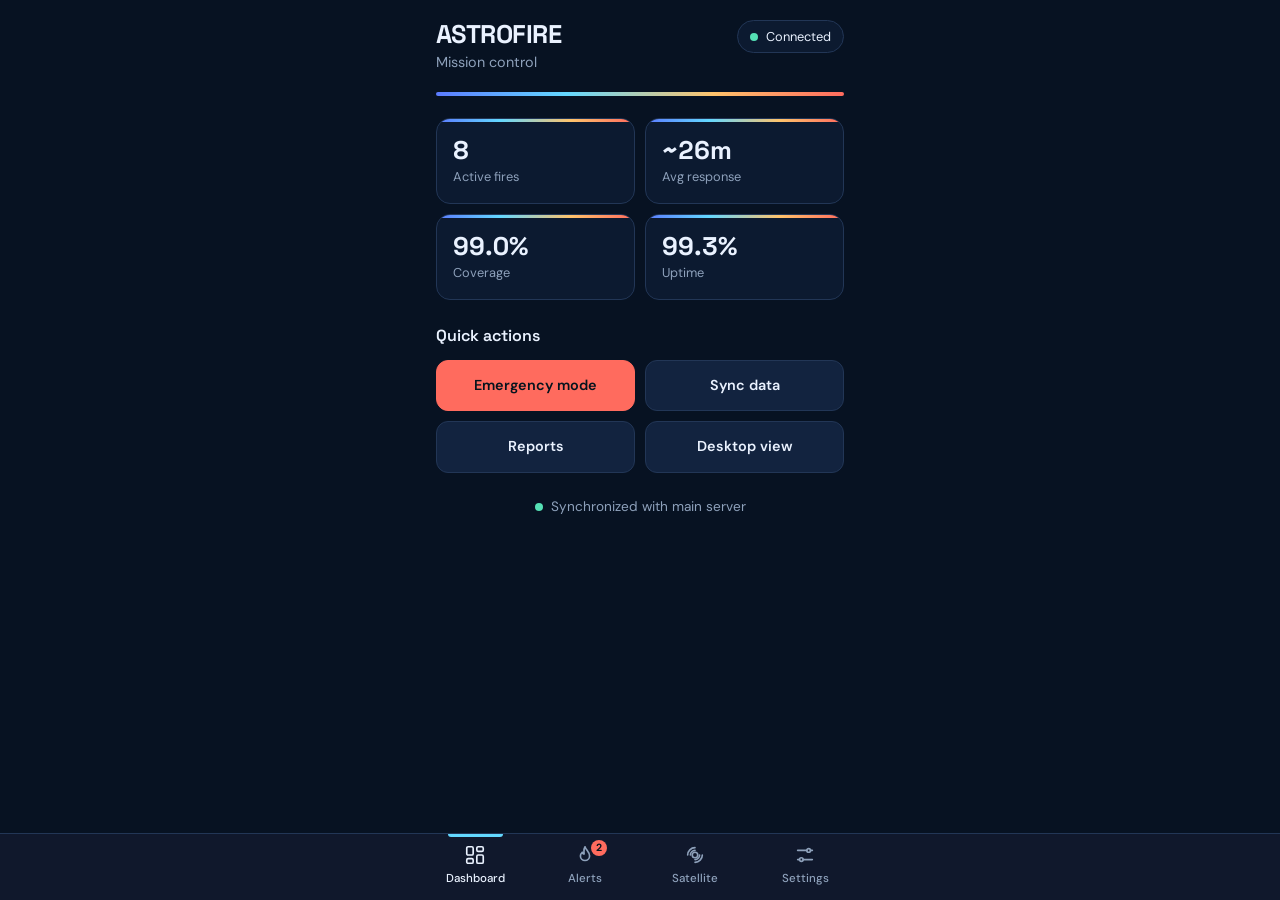
<file: mobile.html>
<!DOCTYPE html>
<html lang="en">
<head>
<meta charset="UTF-8">
<meta name="viewport" content="width=device-width, initial-scale=1.0, viewport-fit=cover">
<title>ASTROFIRE Mobile - Mission Control</title>
<link rel="preconnect" href="https://fonts.googleapis.com">
<link rel="preconnect" href="https://fonts.gstatic.com" crossorigin>
<link href="https://fonts.googleapis.com/css2?family=DM+Sans:wght@400;500;600;700&family=Space+Grotesk:wght@500;600;700&display=swap" rel="stylesheet">
<style>
:root {
  --bg: #071222;
  --surface: #0c1a30;
  --surface-2: #12233f;
  --line: #223656;
  --text: #eaf2ff;
  --muted: #8ea1bb;
  --cold: #5b7bff;
  --warm: #55e0b5;
  --fire: #63d8ff; --red: #ff6b5e;
  --hot: #ff9a62;
  --ok: #55e0b5;
  --thermal: linear-gradient(90deg, #5b7bff, #63d8ff 32%, #ffc36b 68%, #ff6b5e);
  --font: 'DM Sans', 'Segoe UI', system-ui, -apple-system, sans-serif;
}
* { margin: 0; padding: 0; box-sizing: border-box; -webkit-tap-highlight-color: transparent; }
body { font-family: var(--font); background: var(--bg); color: var(--text); line-height: 1.5; min-height: 100vh; }
:focus-visible { outline: 2px solid var(--hot); outline-offset: 2px; }

.app { max-width: 440px; margin: 0 auto; min-height: 100vh; padding: calc(env(safe-area-inset-top, 0px) + 20px) 16px calc(env(safe-area-inset-bottom, 0px) + 96px); }

/* Header */
.app-header h1 { font-size: 1.6rem; font-weight: 700; letter-spacing: -0.02em; line-height: 1.1; }
.app-header p { color: var(--muted); font-size: .9rem; margin-top: 4px; }
.header-row { display: flex; justify-content: space-between; align-items: flex-start; gap: 12px; }
.status-indicator { display: inline-flex; align-items: center; gap: 8px; background: var(--surface); border: 1px solid var(--line); padding: 6px 12px; border-radius: 999px; font-size: .8rem; white-space: nowrap; }
.status-dot, .sync-dot { width: 8px; height: 8px; background: var(--ok); border-radius: 50%; animation: pulse 2s ease-in-out infinite; }
@keyframes pulse { 50% { opacity: .35; } }
.thermal-bar { height: 4px; border-radius: 2px; background: var(--thermal); margin: 18px 0 22px; }

h3, h4 { font-size: 1rem; font-weight: 600; }
.section { display: none; }
.section.active { display: block; animation: enter .25s ease-out; }
@keyframes enter { from { opacity: 0; transform: translateY(8px); } to { opacity: 1; transform: none; } }

/* Metrics */
.metrics-grid { display: grid; grid-template-columns: repeat(2, 1fr); gap: 10px; margin-bottom: 24px; }
.metric-card { background: var(--surface); border: 1px solid var(--line); border-radius: 14px; padding: 16px; position: relative; overflow: hidden; }
.metric-card::before { content: ""; position: absolute; left: 0; top: 0; right: 0; height: 3px; background: var(--thermal); }
.metric-value { font-size: 1.6rem; font-weight: 700; font-variant-numeric: tabular-nums; line-height: 1.2; }
.metric-label { color: var(--muted); font-size: .8rem; margin-top: 2px; }

/* Quick actions */
.quick-actions h3 { margin-bottom: 12px; }
.action-buttons { display: grid; grid-template-columns: repeat(2, 1fr); gap: 10px; }
.action-btn { font: inherit; font-weight: 600; font-size: .9rem; color: var(--text); background: var(--surface-2); border: 1px solid var(--line); border-radius: 12px; padding: 14px 10px; min-height: 48px; cursor: pointer; transition: border-color .2s, background .2s; }
.action-btn:active { background: var(--surface); }
.action-btn:hover { border-color: var(--muted); }
.action-btn.danger { background: var(--red); border-color: var(--red); color: #04131d; }

/* Alerts */
.alerts-header { display: flex; justify-content: space-between; align-items: center; margin-bottom: 14px; }
.alert-count { background: var(--red); color: #04131d; padding: 2px 10px; border-radius: 999px; font-size: .8rem; font-weight: 700; }
.alert-item { background: var(--surface); border: 1px solid var(--line); border-left: 4px solid var(--warm); border-radius: 12px; padding: 14px 16px; margin-bottom: 10px; }
.alert-item.active { border-left-color: var(--red); }
.alert-title { font-weight: 600; margin-bottom: 4px; }
.alert-details { color: var(--muted); font-size: .85rem; }
.alert-details strong { color: var(--text); font-weight: 500; }

/* Satellite health */
.health { display: flex; align-items: center; gap: 10px; background: var(--surface); border: 1px solid var(--line); border-radius: 12px; padding: 14px 16px; margin-top: 10px; }
.health .dot { width: 8px; height: 8px; background: var(--ok); border-radius: 50%; }

/* Settings */
.settings-group { background: var(--surface); border: 1px solid var(--line); border-radius: 14px; margin-bottom: 16px; overflow: hidden; }
.settings-group h4 { padding: 14px 16px 6px; color: var(--muted); font-weight: 500; font-size: .85rem; }
.setting-item { display: flex; justify-content: space-between; align-items: center; padding: 14px 16px; min-height: 52px; border-top: 1px solid var(--line); cursor: pointer; }
.setting-item input { appearance: none; -webkit-appearance: none; flex: none; width: 44px; height: 26px; border-radius: 13px; background: var(--line); position: relative; cursor: pointer; transition: background .2s; }
.setting-item input::after { content: ""; position: absolute; top: 3px; left: 3px; width: 20px; height: 20px; border-radius: 50%; background: var(--text); transition: transform .2s; }
.setting-item input:checked { background: var(--fire); }
.setting-item input:checked::after { transform: translateX(18px); background: #04131d; }

.connection-status { margin-top: 24px; text-align: center; color: var(--muted); font-size: .85rem; }
.sync-indicator { display: inline-flex; align-items: center; gap: 8px; }

/* Bottom tab bar */
.tabbar { position: fixed; left: 0; right: 0; bottom: 0; z-index: 20; background: rgba(17, 26, 46, .95); backdrop-filter: blur(12px); border-top: 1px solid var(--line); padding-bottom: env(safe-area-inset-bottom, 0px); }
.tabbar-inner { max-width: 440px; margin: 0 auto; display: grid; grid-template-columns: repeat(4, 1fr); }
.tab { font: inherit; font-size: .72rem; font-weight: 500; color: var(--muted); background: none; border: 0; padding: 10px 4px 9px; display: flex; flex-direction: column; align-items: center; gap: 4px; cursor: pointer; position: relative; min-height: 56px; }
.tab svg { width: 22px; height: 22px; fill: none; stroke: currentColor; stroke-width: 1.8; stroke-linecap: round; stroke-linejoin: round; }
.tab[aria-selected="true"] { color: var(--text); }
.tab[aria-selected="true"]::before { content: ""; position: absolute; top: 0; left: 25%; right: 25%; height: 3px; border-radius: 0 0 3px 3px; background: var(--fire); }
.tab .badge { position: absolute; top: 6px; left: calc(50% + 6px); background: var(--red); color: #04131d; font-size: .65rem; font-weight: 700; min-width: 16px; height: 16px; border-radius: 8px; display: grid; place-items: center; padding: 0 4px; }

@media (prefers-reduced-motion: reduce) { *, *::before, *::after { animation: none !important; transition: none !important; } }
h1, h2, h3, .step-title, .metric-value, .project-name { font-family: "Space Grotesk", var(--font); }
</style>
</head>
<body>
<div class="app">
  <header class="app-header">
    <div class="header-row">
      <div>
        <h1>ASTROFIRE</h1>
        <p>Mission control</p>
      </div>
      <div class="status-indicator"><div class="status-dot"></div><span>Connected</span></div>
    </div>
    <div class="thermal-bar" aria-hidden="true"></div>
  </header>

  <!-- Dashboard -->
  <main>
  <section id="dashboard-section" class="section active">
    <div class="metrics-grid">
      <div class="metric-card"><div class="metric-value" id="mobile-fires">0</div><div class="metric-label">Active fires</div></div>
      <div class="metric-card"><div class="metric-value" id="mobile-response">~25m</div><div class="metric-label">Avg response</div></div>
      <div class="metric-card"><div class="metric-value" id="mobile-coverage">94.7%</div><div class="metric-label">Coverage</div></div>
      <div class="metric-card"><div class="metric-value" id="mobile-uptime">99.9%</div><div class="metric-label">Uptime</div></div>
    </div>
    <div class="quick-actions">
      <h3>Quick actions</h3>
      <div class="action-buttons">
        <button class="action-btn danger" onclick="emergencyMode()">Emergency mode</button>
        <button class="action-btn" onclick="syncData()">Sync data</button>
        <button class="action-btn" onclick="viewReports()">Reports</button>
        <button class="action-btn" onclick="openDesktop()">Desktop view</button>
      </div>
    </div>
  </section>

  <!-- Alerts -->
  <section id="alerts-section" class="section">
    <div class="alerts-header">
      <h3>Active alerts</h3>
      <div class="alert-count" id="alert-count">2</div>
    </div>
    <div class="alert-item active">
      <div class="alert-title">Wildfire detected</div>
      <div class="alert-details">California, USA<br><strong>Confidence 89%</strong> · 42°C · 2 minutes ago</div>
    </div>
    <div class="alert-item">
      <div class="alert-title">Heat anomaly</div>
      <div class="alert-details">British Columbia, Canada<br><strong>Confidence 76%</strong> · 38°C · 15 minutes ago</div>
    </div>
  </section>

  <!-- Satellite -->
  <section id="satellite-section" class="section">
    <div class="metrics-grid">
      <div class="metric-card"><div class="metric-value">LEO</div><div class="metric-label">Orbit type</div></div>
      <div class="metric-card"><div class="metric-value">512 km</div><div class="metric-label">Altitude</div></div>
      <div class="metric-card"><div class="metric-value">7.5 km/s</div><div class="metric-label">Velocity</div></div>
      <div class="metric-card"><div class="metric-value">97.3°</div><div class="metric-label">Inclination</div></div>
    </div>
    <h4>Satellite health</h4>
    <div class="health"><div class="dot"></div><span>All systems operational</span></div>
  </section>

  <!-- Settings -->
  <section id="settings-section" class="section">
    <div class="settings-group">
      <h4>Notifications</h4>
      <label class="setting-item"><span>Push notifications</span><input type="checkbox" checked></label>
      <label class="setting-item"><span>Emergency alerts</span><input type="checkbox" checked></label>
    </div>
    <div class="settings-group">
      <h4>Data sync</h4>
      <label class="setting-item"><span>Auto-sync data</span><input type="checkbox" checked></label>
      <label class="setting-item"><span>Offline mode</span><input type="checkbox"></label>
    </div>
  </section>
  </main>

  <div class="connection-status">
    <div class="sync-indicator"><div class="sync-dot"></div><span>Synchronized with main server</span></div>
  </div>
</div>

<nav class="tabbar" role="tablist" aria-label="Main sections">
  <div class="tabbar-inner">
    <button class="tab" role="tab" data-section="dashboard" aria-selected="true" onclick="showSection('dashboard')">
      <svg viewBox="0 0 24 24"><rect x="3" y="3" width="7" height="9" rx="1.5"/><rect x="14" y="3" width="7" height="5" rx="1.5"/><rect x="14" y="12" width="7" height="9" rx="1.5"/><rect x="3" y="16" width="7" height="5" rx="1.5"/></svg>Dashboard
    </button>
    <button class="tab" role="tab" data-section="alerts" aria-selected="false" onclick="showSection('alerts')">
      <svg viewBox="0 0 24 24"><path d="M12 3c1 3.5 5 5.5 5 10a5 5 0 0 1-10 0c0-2 1-3 2-4 .3 1.200 1 2 2 2 0-3-1-5 1-8z"/></svg>Alerts<span class="badge" id="tab-badge">2</span>
    </button>
    <button class="tab" role="tab" data-section="satellite" aria-selected="false" onclick="showSection('satellite')">
      <svg viewBox="0 0 24 24"><circle cx="12" cy="12" r="3"/><path d="M4 12a8 8 0 0 1 8-8M20 12a8 8 0 0 1-8 8M7 12a5 5 0 0 1 5-5M17 12a5 5 0 0 1-5 5"/></svg>Satellite
    </button>
    <button class="tab" role="tab" data-section="settings" aria-selected="false" onclick="showSection('settings')">
      <svg viewBox="0 0 24 24"><path d="M4 7h10M18 7h2M4 17h2M10 17h10"/><circle cx="16" cy="7" r="2"/><circle cx="8" cy="17" r="2"/></svg>Settings
    </button>
  </div>
</nav>

<script>
function showSection(name) {
  document.querySelectorAll('.section').forEach(s => s.classList.remove('active'));
  const target = document.getElementById(name + '-section');
  if (target) target.classList.add('active');
  document.querySelectorAll('.tab').forEach(t => t.setAttribute('aria-selected', String(t.dataset.section === name)));
  window.scrollTo({ top: 0 });
}
function emergencyMode() { alert('Emergency mode activated. All response teams notified.'); }
function syncData() { alert('Data synchronization in progress...'); }
function viewReports() { alert('Opening reports dashboard...'); }
function openDesktop() { window.open('index.html', '_blank'); }

function updateMobileData() {
  document.getElementById('mobile-fires').textContent = Math.floor(Math.random() * 10);
  document.getElementById('mobile-response').textContent = '~' + (20 + Math.floor(Math.random() * 15)) + 'm';
  document.getElementById('mobile-coverage').textContent = (90 + Math.random() * 10).toFixed(1) + '%';
  document.getElementById('mobile-uptime').textContent = (99 + Math.random() * 0.9).toFixed(1) + '%';
}
setInterval(updateMobileData, 30000);
updateMobileData();
</script>
</body>
</html>
</file>
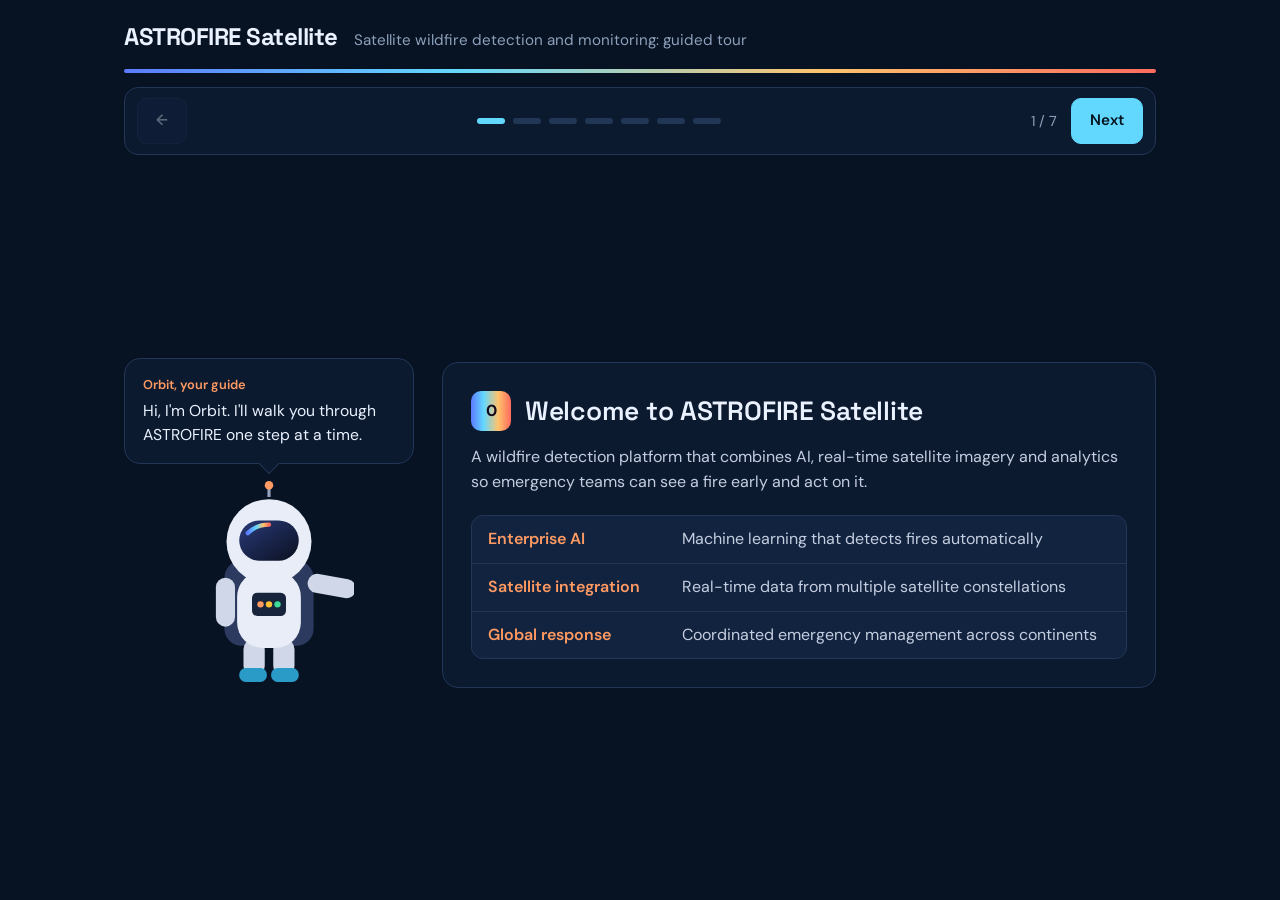
<file: tutorial.html>
<!DOCTYPE html>
<html lang="en">
<head>
<meta charset="UTF-8">
<meta name="viewport" content="width=device-width, initial-scale=1.0, viewport-fit=cover">
<title>ASTROFIRE Satellite - Interactive Tutorial</title>
<link rel="preconnect" href="https://fonts.googleapis.com">
<link rel="preconnect" href="https://fonts.gstatic.com" crossorigin>
<link href="https://fonts.googleapis.com/css2?family=DM+Sans:wght@400;500;600;700&family=Space+Grotesk:wght@500;600;700&display=swap" rel="stylesheet">
<style>
:root {
  --bg: #071222; --surface: #0c1a30; --surface-2: #12233f; --line: #223656;
  --text: #eaf2ff; --muted: #8ea1bb;
  --cold: #5b7bff; --warm: #55e0b5; --fire: #63d8ff; --red: #ff6b5e; --hot: #ff9a62;
  --thermal: linear-gradient(90deg, #5b7bff, #63d8ff 32%, #ffc36b 68%, #ff6b5e);
  --font: 'DM Sans', 'Segoe UI', system-ui, -apple-system, sans-serif;
}
* { margin: 0; padding: 0; box-sizing: border-box; }
html, body { height: 100%; overflow: hidden; overscroll-behavior: none; }
body { font-family: var(--font); background: var(--bg); color: var(--text); line-height: 1.55; }
:focus-visible { outline: 2px solid var(--hot); outline-offset: 3px; }

/* One locked screen: the page never scrolls */
.wrap { height: 100dvh; max-width: 1080px; margin: 0 auto; padding: calc(env(safe-area-inset-top, 0px) + 18px) 24px calc(env(safe-area-inset-bottom, 0px) + 18px); display: flex; flex-direction: column; gap: 14px; }

.hero { display: flex; align-items: baseline; gap: 16px; flex-wrap: wrap; }
.hero h1 { font-size: 1.5rem; font-weight: 700; letter-spacing: -0.02em; }
.hero p { color: var(--muted); font-size: .95rem; }
.thermal-bar { height: 4px; border-radius: 2px; background: var(--thermal); }

.tutorial-navigation { display: flex; align-items: center; gap: 14px; background: var(--surface); border: 1px solid var(--line); border-radius: 14px; padding: 10px 12px; }
.nav-button { font: inherit; font-weight: 600; font-size: .95rem; color: var(--text); background: var(--surface-2); border: 1px solid var(--line); border-radius: 10px; padding: 10px 18px; cursor: pointer; transition: background .2s, border-color .2s; }
.nav-button:hover:not(:disabled) { border-color: var(--muted); }
.nav-button:disabled { opacity: .35; cursor: not-allowed; }
.nav-button.primary { background: var(--fire); border-color: var(--fire); color: #04131d; }
.nav-button.primary:hover { background: #8be4ff; border-color: #8be4ff; }
.step-indicator { display: flex; gap: 8px; flex: 1; justify-content: center; }
.step-dot { width: 28px; height: 6px; border-radius: 3px; background: var(--line); transition: background .25s; }
.step-dot.done { background: var(--warm); }
.step-dot.active { background: var(--fire); }
.step-counter { color: var(--muted); font-size: .9rem; font-variant-numeric: tabular-nums; min-width: 3.2em; text-align: right; }

/* Stage: astronaut + card */
.tutorial-content { flex: 1; min-height: 0; display: grid; grid-template-columns: 290px 1fr; gap: 28px; align-items: center; }
.guide { display: flex; flex-direction: column; align-items: center; gap: 16px; }
.bubble { position: relative; background: var(--surface); border: 1px solid var(--line); border-radius: 16px; padding: 16px 18px; font-size: .98rem; width: 100%; }
.bubble::after { content: ""; position: absolute; left: 50%; bottom: -8px; width: 14px; height: 14px; background: var(--surface); border-right: 1px solid var(--line); border-bottom: 1px solid var(--line); transform: translateX(-50%) rotate(45deg); }
.bubble .who { display: block; font-size: .8rem; color: var(--hot); font-weight: 600; margin-bottom: 4px; }
.bubble.swap { animation: enter .35s ease-out; }
.astronaut { width: 170px; height: auto; animation: float 5s ease-in-out infinite; }
@keyframes float { 50% { transform: translateY(-8px); } }
@keyframes enter { from { opacity: 0; transform: translateY(8px); } to { opacity: 1; transform: none; } }
.arm-r { transform-box: fill-box; transform-origin: 50% 10%; transition: transform .5s ease; transform: rotate(-80deg); }
.astronaut[data-pose="wave"] .arm-r { animation: wave 1.1s ease-in-out infinite; }
@keyframes wave { 0%, 100% { transform: rotate(-135deg); } 50% { transform: rotate(-165deg); } }

.steps-col { max-height: 100%; overflow-y: auto; overscroll-behavior: contain; scrollbar-width: thin; }
.tutorial-step { display: none; background: var(--surface); border: 1px solid var(--line); border-radius: 16px; padding: 28px; }
.tutorial-step.active { display: block; animation: enter .35s ease-out; }
.step-header { display: flex; align-items: center; gap: 14px; margin-bottom: 14px; }
.step-number { flex: none; width: 40px; height: 40px; border-radius: 10px; display: grid; place-items: center; font-weight: 700; background: var(--thermal); color: #14091a; }
.step-title { font-size: clamp(1.25rem, 3vw, 1.65rem); font-weight: 600; line-height: 1.2; letter-spacing: -0.01em; }
.step-description { color: #c5cee0; max-width: 64ch; margin-bottom: 20px; }
.feature-list { list-style: none; display: grid; gap: 1px; background: var(--line); border: 1px solid var(--line); border-radius: 12px; overflow: hidden; }
.feature-list li { background: var(--surface-2); padding: 11px 16px; display: grid; grid-template-columns: 180px 1fr; gap: 14px; align-items: baseline; }
.feature-name { font-weight: 600; color: var(--hot); }
.feature-list li span:last-child { color: #c5cee0; }
.metrics-showcase { display: grid; grid-template-columns: repeat(auto-fit, minmax(150px, 1fr)); gap: 10px; margin-bottom: 18px; }
.metric-card { background: var(--bg); border: 1px solid var(--line); border-radius: 12px; padding: 14px 16px; position: relative; overflow: hidden; }
.metric-card::before { content: ""; position: absolute; left: 0; top: 0; right: 0; height: 3px; background: var(--thermal); }
.metric-value { font-size: 1.7rem; font-weight: 700; font-variant-numeric: tabular-nums; }
.metric-label { color: var(--muted); font-size: .82rem; }

@media (max-width: 760px) {
  .wrap { padding-left: 14px; padding-right: 14px; gap: 10px; }
  .hero p { display: none; }
  .tutorial-content { grid-template-columns: 1fr; grid-template-rows: auto minmax(0, 1fr); gap: 12px; align-items: start; }
  .guide { flex-direction: row; align-items: center; gap: 12px; }
  .astronaut { width: 78px; flex: none; }
  .bubble { font-size: .88rem; padding: 12px 14px; }
  .bubble::after { left: -8px; bottom: auto; top: 50%; transform: translateY(-50%) rotate(135deg); }
  .tutorial-step { padding: 18px 16px; }
  .feature-list li { grid-template-columns: 1fr; gap: 2px; }
  .step-dot { width: 100%; max-width: 20px; }
  .nav-button { padding: 10px 14px; }
}
@media (prefers-reduced-motion: reduce) { *, *::before, *::after { animation: none !important; transition: none !important; } }
h1, h2, h3, .step-title, .metric-value, .project-name { font-family: "Space Grotesk", var(--font); }
</style>
</head>
<body>
<div class="wrap">
  <header class="hero">
    <h1>ASTROFIRE Satellite</h1>
    <p>Satellite wildfire detection and monitoring: guided tour</p>
  </header>
  <div class="thermal-bar" aria-hidden="true"></div>

  <nav class="tutorial-navigation" aria-label="Tutorial navigation">
    <button class="nav-button" id="prevBtn" disabled aria-label="Previous step">←</button>
    <div class="step-indicator" aria-hidden="true">
      <div class="step-dot active"></div><div class="step-dot"></div><div class="step-dot"></div><div class="step-dot"></div><div class="step-dot"></div><div class="step-dot"></div><div class="step-dot"></div>
    </div>
    <span class="step-counter" aria-live="polite">1 / 7</span>
    <button class="nav-button primary" id="nextBtn">Next</button>
  </nav>

  <div class="tutorial-content">
    <aside class="guide" aria-live="polite">
      <div class="bubble" id="bubble"><span class="who">Orbit, your guide</span><span id="bubbleText"></span></div>
      <svg class="astronaut" id="astronaut" data-pose="wave" viewBox="0 0 160 200" role="img" aria-label="Orbit, the astronaut guide">
        <defs>
          <linearGradient id="visor" x1="0" y1="0" x2="1" y2="1"><stop offset="0" stop-color="#2a3a78"/><stop offset="1" stop-color="#0a1020"/></linearGradient>
          <linearGradient id="therm" x1="0" y1="0" x2="1" y2="0"><stop offset="0" stop-color="#5b7bff"/><stop offset=".4" stop-color="#63d8ff"/><stop offset=".75" stop-color="#ffc36b"/><stop offset="1" stop-color="#ff6b5e"/></linearGradient>
        </defs>
        <line x1="80" y1="16" x2="80" y2="6" stroke="#94a1bd" stroke-width="3"/><circle cx="80" cy="5" r="4" fill="#ff9a62"/>
        <rect x="38" y="76" width="84" height="80" rx="16" fill="#2b3a5e"/>
        <rect x="56" y="150" width="20" height="34" rx="9" fill="#cfd7e8"/><rect x="84" y="150" width="20" height="34" rx="9" fill="#cfd7e8"/>
        <rect x="52" y="177" width="26" height="13" rx="6" fill="#2a9ac7"/><rect x="82" y="177" width="26" height="13" rx="6" fill="#2a9ac7"/>
        <rect x="50" y="86" width="60" height="72" rx="24" fill="#e8edf7"/>
        <rect x="64" y="106" width="32" height="22" rx="5" fill="#18233c"/>
        <circle cx="72" cy="117" r="3" fill="#ff9a62"/><circle cx="80" cy="117" r="3" fill="#ffc233"/><circle cx="88" cy="117" r="3" fill="#3ddc97"/>
        <rect x="30" y="92" width="18" height="46" rx="9" fill="#cfd7e8"/>
        <rect class="arm-r" x="112" y="92" width="18" height="46" rx="9" fill="#cfd7e8"/>
        <circle cx="80" cy="58" r="40" fill="#e8edf7"/>
        <rect x="52" y="38" width="56" height="38" rx="19" fill="url(#visor)"/>
        <path d="M60 50 q8-8 20-8" stroke="url(#therm)" stroke-width="4" fill="none" stroke-linecap="round"/>
      </svg>
    </aside>

    <main class="steps-col" id="stepsCol">
      <section class="tutorial-step active" data-step="0">
        <div class="step-header"><div class="step-number">0</div><h2 class="step-title">Welcome to ASTROFIRE Satellite</h2></div>
        <p class="step-description">A wildfire detection platform that combines AI, real-time satellite imagery and analytics so emergency teams can see a fire early and act on it.</p>
        <ul class="feature-list">
          <li><span class="feature-name">Enterprise AI</span><span>Machine learning that detects fires automatically</span></li>
          <li><span class="feature-name">Satellite integration</span><span>Real-time data from multiple satellite constellations</span></li>
          <li><span class="feature-name">Global response</span><span>Coordinated emergency management across continents</span></li>
        </ul>
      </section>
      <section class="tutorial-step" data-step="1">
        <div class="step-header"><div class="step-number">1</div><h2 class="step-title">Earth visualization</h2></div>
        <p class="step-description">A 3D Earth with real-time rotation, atmosphere and cloud cover, built on NASA Earth Observing System (EOS) data.</p>
        <ul class="feature-list">
          <li><span class="feature-name">NASA EOS data</span><span>Earth rotation with accurate day and night cycles</span></li>
          <li><span class="feature-name">Atmospheric modeling</span><span>Dynamic clouds with realistic weather patterns</span></li>
          <li><span class="feature-name">Rendering engine</span><span>Advanced lighting and atmospheric scattering</span></li>
        </ul>
      </section>
      <section class="tutorial-step" data-step="2">
        <div class="step-header"><div class="step-number">2</div><h2 class="step-title">Satellite constellation</h2></div>
        <p class="step-description">Polar-orbiting and geostationary satellites are simulated with realistic orbits, multi-spectral sensors and automated scanning patterns.</p>
        <ul class="feature-list">
          <li><span class="feature-name">Orbital mechanics</span><span>Realistic positioning and trajectory calculations</span></li>
          <li><span class="feature-name">Multi-spectral</span><span>Infrared and visible spectrum sensor simulation</span></li>
          <li><span class="feature-name">Scanning patterns</span><span>Automated swath-based Earth coverage</span></li>
        </ul>
      </section>
      <section class="tutorial-step" data-step="3">
        <div class="step-header"><div class="step-number">3</div><h2 class="step-title">Wildfire detection</h2></div>
        <p class="step-description">Deep learning models trained on wildfire datasets identify thermal anomalies, smoke plumes and fire progression across different terrains and conditions.</p>
        <ul class="feature-list">
          <li><span class="feature-name">Neural networks</span><span>Automated fire detection and classification</span></li>
          <li><span class="feature-name">Thermal analysis</span><span>Multi-spectral thermal anomaly identification</span></li>
          <li><span class="feature-name">Progression tracking</span><span>Real-time fire spread and intensity monitoring</span></li>
        </ul>
      </section>
      <section class="tutorial-step" data-step="4">
        <div class="step-header"><div class="step-number">4</div><h2 class="step-title">Analytics and performance</h2></div>
        <p class="step-description">Live system metrics show detection accuracy, response times and how resources are being used.</p>
        <div class="metrics-showcase">
          <div class="metric-card"><div class="metric-value" id="demo-fires">0</div><div class="metric-label">Active fire detections</div></div>
          <div class="metric-card"><div class="metric-value" id="demo-response">~25 min</div><div class="metric-label">Average response time</div></div>
          <div class="metric-card"><div class="metric-value" id="demo-saved">0.0h</div><div class="metric-label">Response time saved</div></div>
          <div class="metric-card"><div class="metric-value" id="demo-efficiency">0%</div><div class="metric-label">Detection accuracy</div></div>
        </div>
        <ul class="feature-list">
          <li><span class="feature-name">Real-time monitoring</span><span>Live system performance tracking</span></li>
          <li><span class="feature-name">Predictive modeling</span><span>Machine learning to shorten response times</span></li>
          <li><span class="feature-name">Efficiency tracking</span><span>Resource allocation and performance analytics</span></li>
        </ul>
      </section>
      <section class="tutorial-step" data-step="5">
        <div class="step-header"><div class="step-number">5</div><h2 class="step-title">Mission control</h2></div>
        <p class="step-description">A command interface for emergency professionals that connects satellite operations, ground stations and response teams.</p>
        <ul class="feature-list">
          <li><span class="feature-name">Alert systems</span><span>Real-time notifications and escalation protocols</span></li>
          <li><span class="feature-name">Mission control</span><span>System management and configuration tools</span></li>
          <li><span class="feature-name">Data export</span><span>Reporting and data management</span></li>
        </ul>
      </section>
      <section class="tutorial-step" data-step="6">
        <div class="step-header"><div class="step-number">6</div><h2 class="step-title">Global coverage</h2></div>
        <p class="step-description">Worldwide monitoring with fire generation that follows real-world patterns, spread dynamics and geography across all major continents and biomes.</p>
        <ul class="feature-list">
          <li><span class="feature-name">Multi-continental</span><span>Worldwide coverage with regional optimization</span></li>
          <li><span class="feature-name">Environmental modeling</span><span>Biome-specific fire behavior simulation</span></li>
          <li><span class="feature-name">Accuracy validation</span><span>Geographic and environmental checks</span></li>
        </ul>
      </section>
    </main>
  </div>
</div>

<script>
const GUIDE = [
  "Hi, I'm Orbit. I'll walk you through ASTROFIRE one step at a time.",
  "That's Earth below us. The day and night line you'll see is real data, not a picture.",
  "These are our satellites. Each one sweeps a strip of the planet looking for heat.",
  "This is where the AI works: it spots heat and smoke that people would miss.",
  "Watch these numbers move. They show how fast teams reach a fire.",
  "This is the control room. Alerts arrive here and you decide what happens next.",
  "Last stop: the whole world, every biome. Ready to launch the real platform?"
];

class TutorialNavigator {
  constructor() {
    this.currentStep = 0;
    this.steps = document.querySelectorAll('.tutorial-step');
    this.totalSteps = this.steps.length;
    this.dots = document.querySelectorAll('.step-dot');
    this.counter = document.querySelector('.step-counter');
    this.prevBtn = document.getElementById('prevBtn');
    this.nextBtn = document.getElementById('nextBtn');
    this.col = document.getElementById('stepsCol');
    this.bubble = document.getElementById('bubble');
    this.bubbleText = document.getElementById('bubbleText');
    this.astro = document.getElementById('astronaut');
    this.prevBtn.addEventListener('click', () => this.goToStep(this.currentStep - 1));
    this.nextBtn.addEventListener('click', () => this.nextStep());
    this.update();
  }
  goToStep(i) {
    if (i < 0 || i >= this.totalSteps || i === this.currentStep) return;
    this.steps[this.currentStep].classList.remove('active');
    this.currentStep = i;
    this.steps[i].classList.add('active');
    this.col.scrollTop = 0;
    this.update();
    if (i === 4) this.startMetrics(); else clearInterval(window.metricsInterval);
  }
  nextStep() {
    if (this.currentStep < this.totalSteps - 1) this.goToStep(this.currentStep + 1);
    else window.location.href = 'index.html';
  }
  update() {
    const i = this.currentStep, last = i === this.totalSteps - 1;
    this.counter.textContent = `${i + 1} / ${this.totalSteps}`;
    this.dots.forEach((d, n) => { d.classList.toggle('active', n === i); d.classList.toggle('done', n < i); });
    this.prevBtn.disabled = i === 0;
    this.nextBtn.textContent = last ? 'Launch' : 'Next';
    this.bubbleText.textContent = GUIDE[i];
    this.bubble.classList.remove('swap'); void this.bubble.offsetWidth; this.bubble.classList.add('swap');
    this.astro.dataset.pose = (i === 0 || last) ? 'wave' : 'point';
  }
  startMetrics() { clearInterval(window.metricsInterval); animateMetrics(); window.metricsInterval = setInterval(animateMetrics, 2000); }
}

let fireCount = 0, responseTime = 25, timeSaved = 0, efficiency = 0;
function animateMetrics() {
  fireCount += Math.floor(Math.random() * 3);
  responseTime += Math.random() * 2 - 1;
  timeSaved += Math.random() * 0.5;
  efficiency = Math.min(95, efficiency + Math.random() * 2);
  document.getElementById('demo-fires').textContent = fireCount;
  document.getElementById('demo-response').textContent = `~${Math.round(responseTime)} min`;
  document.getElementById('demo-saved').textContent = timeSaved.toFixed(1) + 'h';
  document.getElementById('demo-efficiency').textContent = Math.round(efficiency) + '%';
}

document.addEventListener('DOMContentLoaded', () => { window.tutorial = new TutorialNavigator(); });

/* Scroll lock: the wheel and touch drags never move the page.
   Only the current step's card may scroll inside itself when it's taller than the screen. */
const inCard = (e) => e.target.closest && e.target.closest('#stepsCol');
window.addEventListener('wheel', (e) => { if (!inCard(e)) e.preventDefault(); }, { passive: false });
window.addEventListener('touchmove', (e) => { if (!inCard(e)) e.preventDefault(); }, { passive: false });

document.addEventListener('keydown', (e) => {
  if (['ArrowUp', 'PageUp', 'Home'].includes(e.key) && !inCard(e)) e.preventDefault();
  if (e.key === 'ArrowRight' || e.key === ' ' || e.key === 'Enter') {
    if (e.target.closest('button')) return;
    e.preventDefault(); document.getElementById('nextBtn').click();
  } else if (e.key === 'ArrowLeft') {
    e.preventDefault(); document.getElementById('prevBtn').click();
  }
});
</script>
</body>
</html>
</file>
